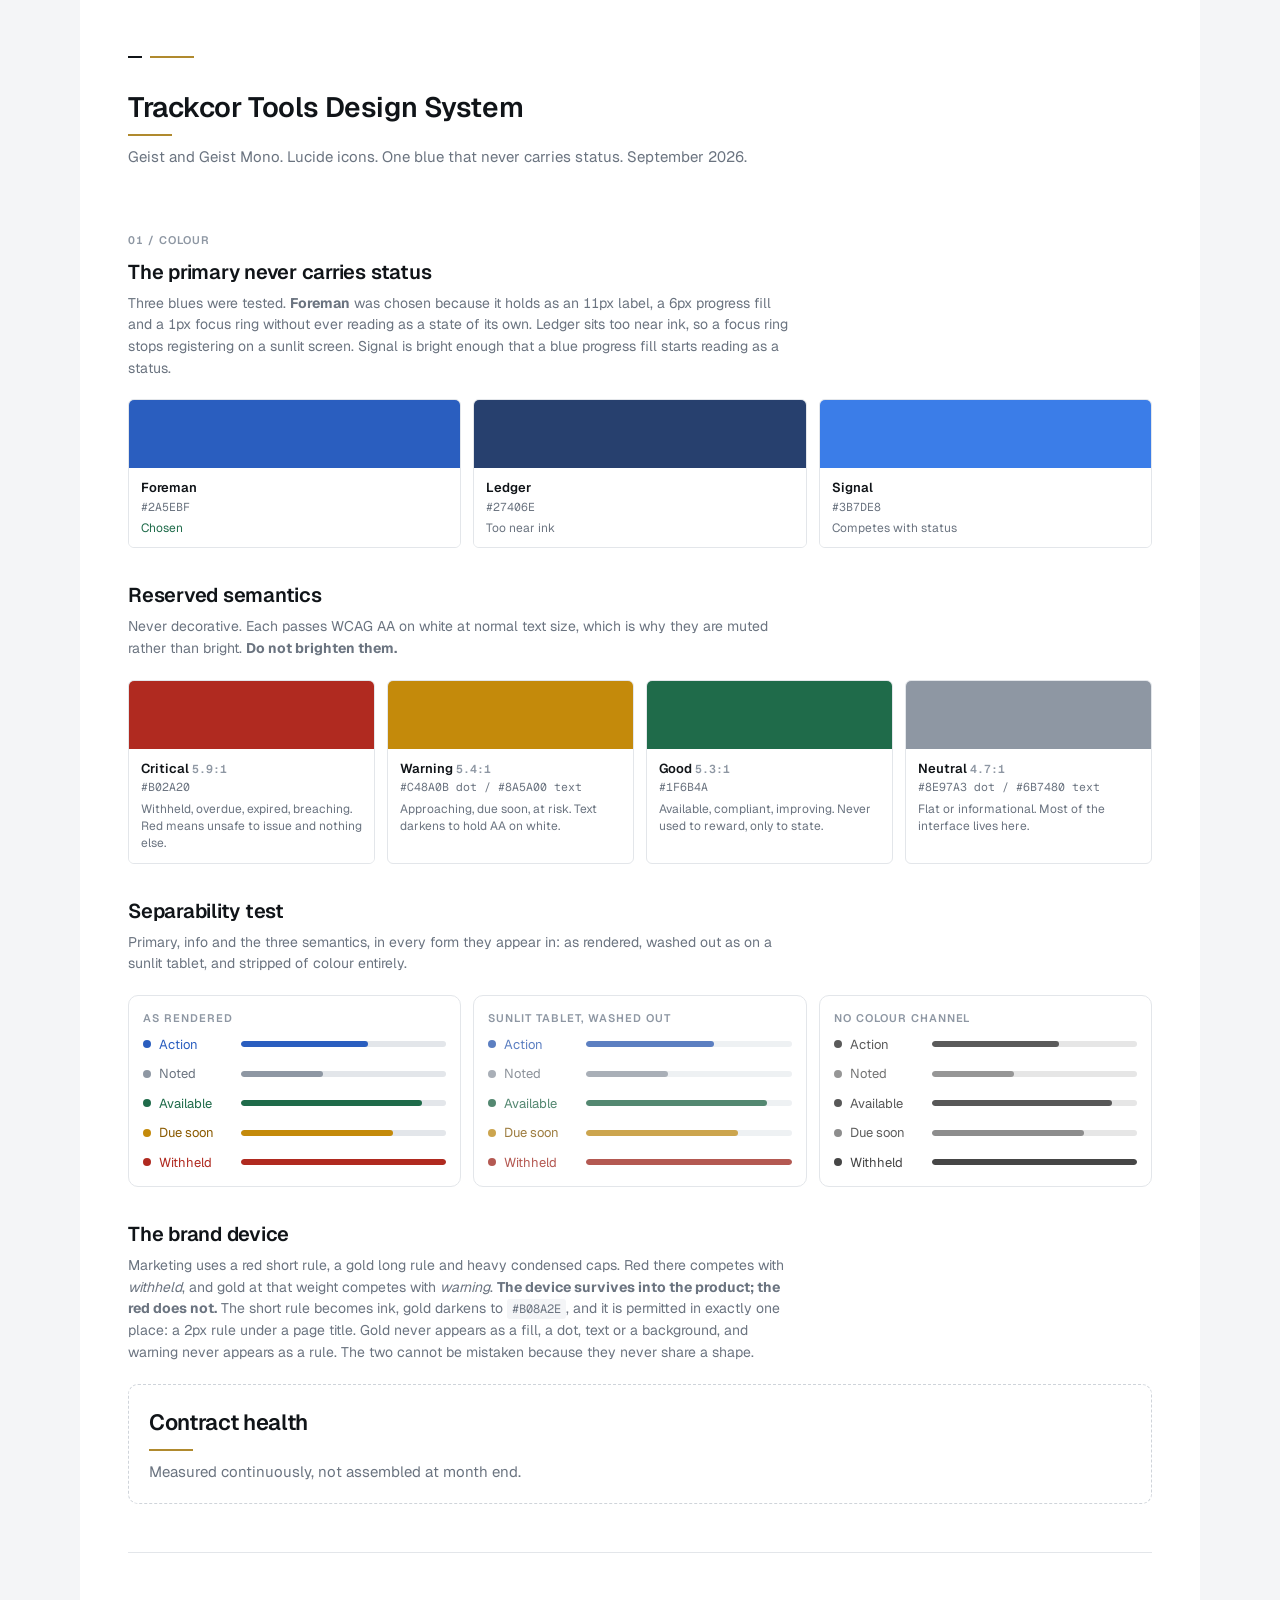
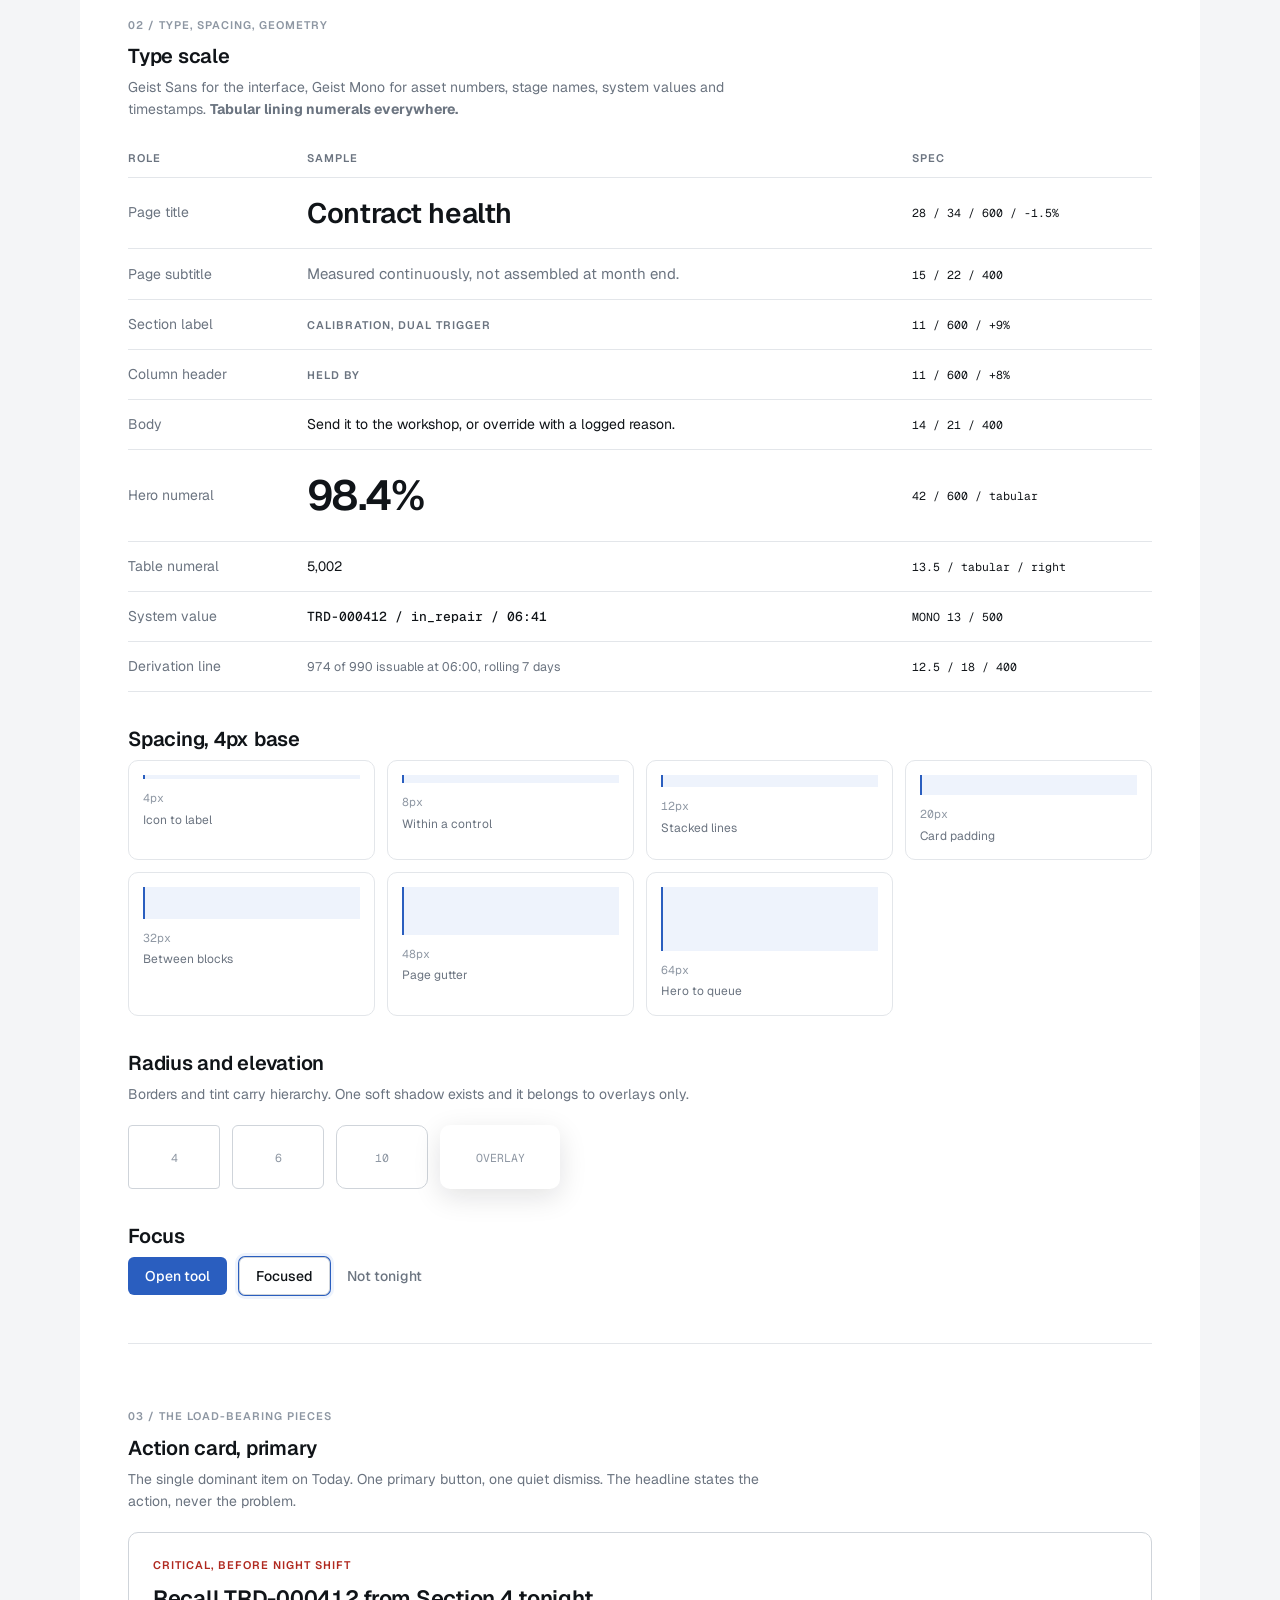
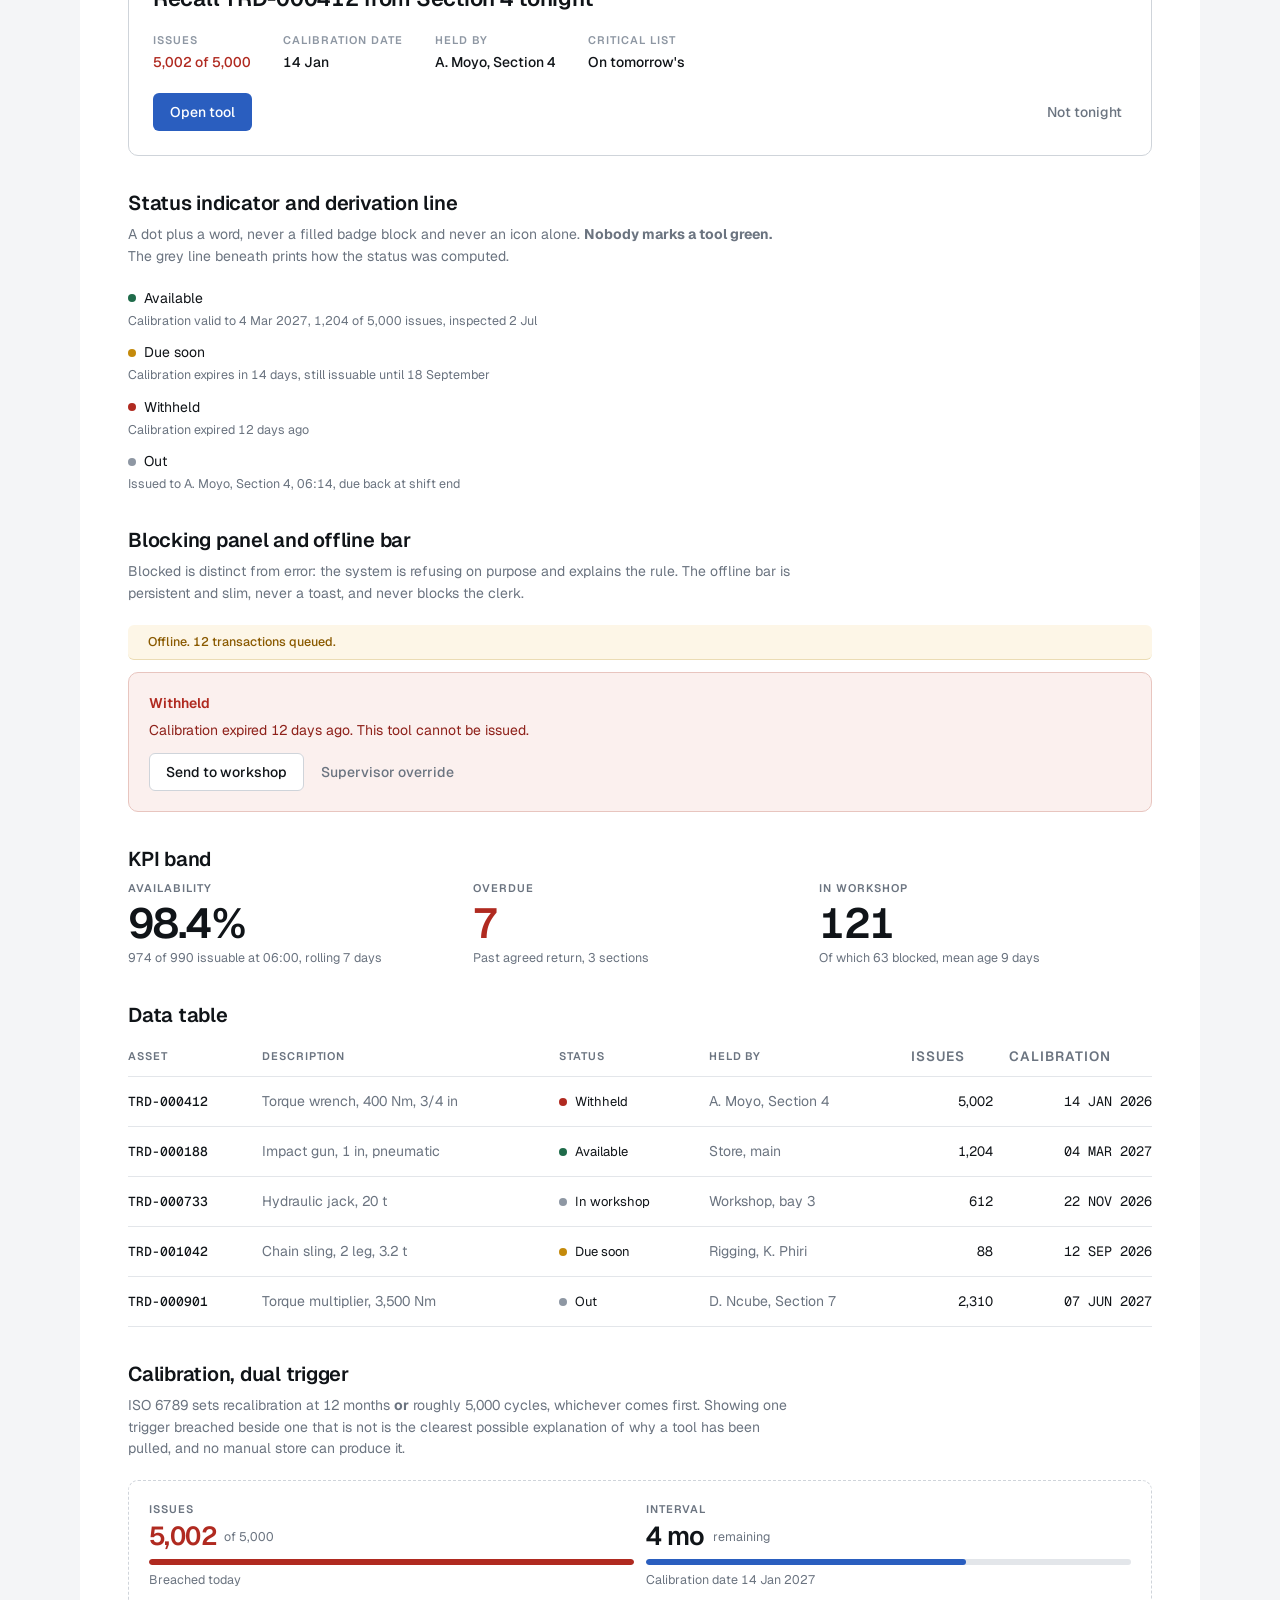
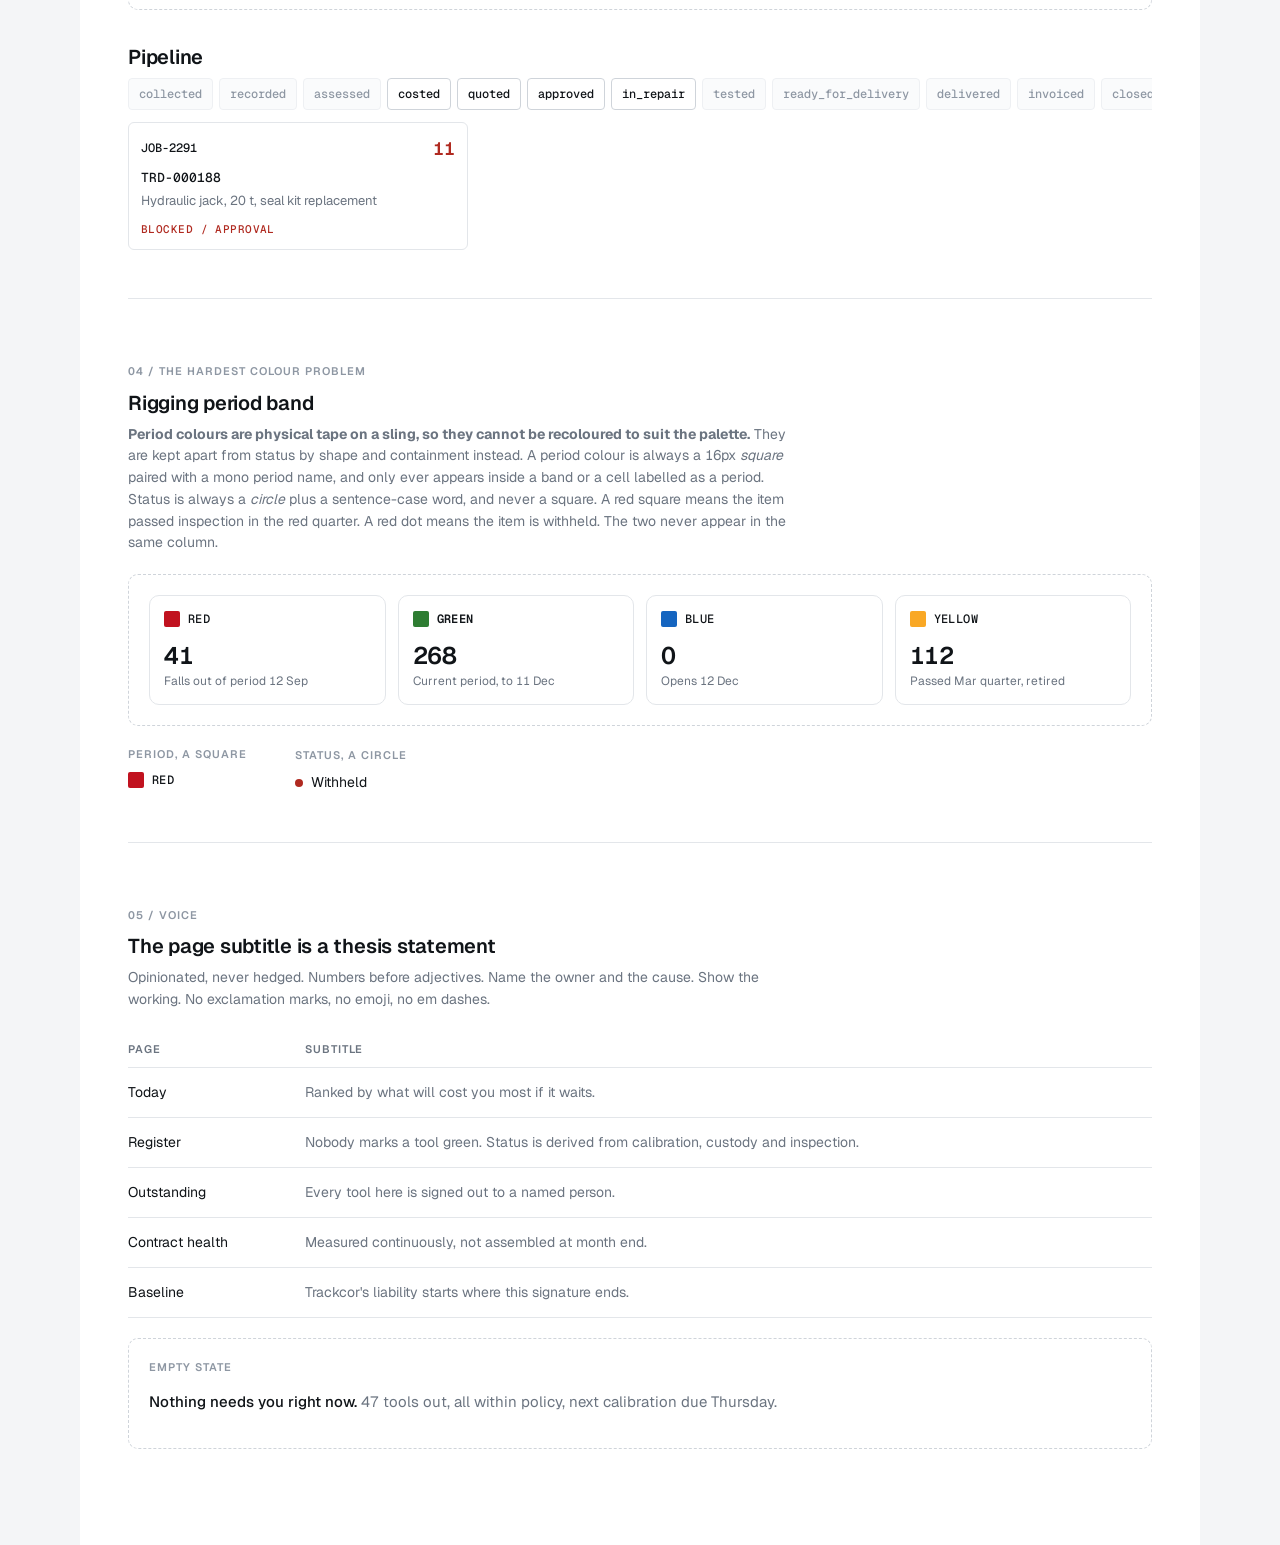
<file: project/tokens.html>
<!DOCTYPE html>
<html lang="en">
<head>
<meta charset="utf-8">
<meta name="viewport" content="width=device-width, initial-scale=1">
<title>Trackcor Tools Design System</title>
<link rel="icon" href="./favicon.svg">
<link rel="preconnect" href="https://fonts.googleapis.com">
<link rel="preconnect" href="https://fonts.gstatic.com" crossorigin>
<link href="https://fonts.googleapis.com/css2?family=Geist:wght@400;500;600;700&family=Geist+Mono:wght@400;500&display=swap" rel="stylesheet">
<link rel="stylesheet" href="./tokens.css">
<link rel="stylesheet" href="./base.css">
<link rel="stylesheet" href="./components.css">
<style>
  body { background: var(--tc-surface-sunk); }
  .page { max-width: 1120px; margin: 0 auto; padding: 56px var(--tc-space-6) 96px; background: var(--tc-canvas); }
  @media (max-width: 720px) { .page { padding: 32px 20px 64px; } }
  section { margin-top: var(--tc-space-7); }
  h2 { font-size: 20px; font-weight: 600; letter-spacing: -0.012em; margin: 0 0 6px; color: var(--tc-ink); }
  .note { color: var(--tc-text); font-size: var(--tc-size-body); max-width: 74ch; margin: 0 0 var(--tc-space-4); line-height: 1.55; }
  .eyebrow { font-size: 11px; font-weight: 600; letter-spacing: var(--tc-track-label); text-transform: uppercase; color: var(--tc-text-muted); margin-bottom: var(--tc-space-2); }
  .grid { display: grid; gap: var(--tc-space-3); }
  .g2 { grid-template-columns: repeat(2, 1fr); }
  .g3 { grid-template-columns: repeat(3, 1fr); }
  .g4 { grid-template-columns: repeat(4, 1fr); }
  @media (max-width: 820px) { .g3, .g4 { grid-template-columns: repeat(2, 1fr); } .g2 { grid-template-columns: 1fr; } }
  @media (max-width: 520px) { .g3, .g4 { grid-template-columns: 1fr; } }
  .sw { border: 1px solid var(--tc-border); border-radius: var(--tc-radius); overflow: hidden; }
  .sw__chip { height: 68px; }
  .sw__meta { padding: 10px 12px; background: var(--tc-canvas); }
  .sw__name { font-size: 13px; font-weight: 600; }
  .sw__hex { font-family: var(--tc-font-mono); font-size: 11.5px; color: var(--tc-text); }
  .sw__use { font-size: 12px; color: var(--tc-text); margin-top: 5px; line-height: 1.45; }
  .row { display: flex; align-items: center; gap: var(--tc-space-3); flex-wrap: wrap; }
  .rule { height: 1px; background: var(--tc-border); margin: var(--tc-space-6) 0 0; }
  .spec { font-family: var(--tc-font-mono); font-size: 11.5px; color: var(--tc-text-muted); }
  .demo { border: 1px dashed var(--tc-border-strong); border-radius: var(--tc-radius-lg); padding: var(--tc-space-4); background: var(--tc-canvas); }
  .stack { display: flex; flex-direction: column; gap: var(--tc-space-3); }
  code { font-family: var(--tc-font-mono); font-size: 12px; background: var(--tc-surface-sunk); padding: 2px 5px; border-radius: 3px; }
</style>
</head>
<body>
<div class="page">

  <header>
    <div class="row" style="gap:8px; margin-bottom: var(--tc-space-5);">
      <div style="width:14px;height:2px;background:var(--tc-rule-short);"></div>
      <div style="width:44px;height:2px;background:var(--tc-gold);"></div>
    </div>
    <h1 class="tc-page-title">Trackcor Tools Design System</h1>
    <div class="tc-page-rule"></div>
    <p class="tc-page-subtitle">Geist and Geist Mono. Lucide icons. One blue that never carries status. September 2026.</p>
  </header>

  <section>
    <div class="eyebrow">01 / Colour</div>
    <h2>The primary never carries status</h2>
    <p class="note">Three blues were tested. <strong>Foreman</strong> was chosen because it holds as an 11px label, a 6px progress fill and a 1px focus ring without ever reading as a state of its own. Ledger sits too near ink, so a focus ring stops registering on a sunlit screen. Signal is bright enough that a blue progress fill starts reading as a status.</p>
    <div class="grid g3">
      <div class="sw"><div class="sw__chip" style="background:#2A5EBF"></div><div class="sw__meta"><div class="sw__name">Foreman</div><div class="sw__hex">#2A5EBF</div><div class="sw__use" style="color:var(--tc-good)">Chosen</div></div></div>
      <div class="sw"><div class="sw__chip" style="background:#27406E"></div><div class="sw__meta"><div class="sw__name">Ledger</div><div class="sw__hex">#27406E</div><div class="sw__use">Too near ink</div></div></div>
      <div class="sw"><div class="sw__chip" style="background:#3B7DE8"></div><div class="sw__meta"><div class="sw__name">Signal</div><div class="sw__hex">#3B7DE8</div><div class="sw__use">Competes with status</div></div></div>
    </div>

    <h2 style="margin-top:var(--tc-space-5)">Reserved semantics</h2>
    <p class="note">Never decorative. Each passes WCAG AA on white at normal text size, which is why they are muted rather than bright. <strong>Do not brighten them.</strong></p>
    <div class="grid g4">
      <div class="sw"><div class="sw__chip" style="background:#B02A20"></div><div class="sw__meta"><div class="sw__name">Critical <span class="spec">5.9:1</span></div><div class="sw__hex">#B02A20</div><div class="sw__use">Withheld, overdue, expired, breaching. Red means unsafe to issue and nothing else.</div></div></div>
      <div class="sw"><div class="sw__chip" style="background:#C48A0B"></div><div class="sw__meta"><div class="sw__name">Warning <span class="spec">5.4:1</span></div><div class="sw__hex">#C48A0B dot / #8A5A00 text</div><div class="sw__use">Approaching, due soon, at risk. Text darkens to hold AA on white.</div></div></div>
      <div class="sw"><div class="sw__chip" style="background:#1F6B4A"></div><div class="sw__meta"><div class="sw__name">Good <span class="spec">5.3:1</span></div><div class="sw__hex">#1F6B4A</div><div class="sw__use">Available, compliant, improving. Never used to reward, only to state.</div></div></div>
      <div class="sw"><div class="sw__chip" style="background:#8E97A3"></div><div class="sw__meta"><div class="sw__name">Neutral <span class="spec">4.7:1</span></div><div class="sw__hex">#8E97A3 dot / #6B7480 text</div><div class="sw__use">Flat or informational. Most of the interface lives here.</div></div></div>
    </div>

    <h2 style="margin-top:var(--tc-space-5)">Separability test</h2>
    <p class="note">Primary, info and the three semantics, in every form they appear in: as rendered, washed out as on a sunlit tablet, and stripped of colour entirely.</p>
    <div class="grid g3" id="tests"></div>

    <h2 style="margin-top:var(--tc-space-5)">The brand device</h2>
    <p class="note">Marketing uses a red short rule, a gold long rule and heavy condensed caps. Red there competes with <em>withheld</em>, and gold at that weight competes with <em>warning</em>. <strong>The device survives into the product; the red does not.</strong> The short rule becomes ink, gold darkens to <code>#B08A2E</code>, and it is permitted in exactly one place: a 2px rule under a page title. Gold never appears as a fill, a dot, text or a background, and warning never appears as a rule. The two cannot be mistaken because they never share a shape.</p>
    <div class="demo">
      <h3 class="tc-page-title" style="font-size:22px">Contract health</h3>
      <div class="tc-page-rule"></div>
      <p class="tc-page-subtitle">Measured continuously, not assembled at month end.</p>
    </div>
  </section>

  <div class="rule"></div>

  <section>
    <div class="eyebrow">02 / Type, spacing, geometry</div>
    <h2>Type scale</h2>
    <p class="note">Geist Sans for the interface, Geist Mono for asset numbers, stage names, system values and timestamps. <strong>Tabular lining numerals everywhere.</strong></p>
    <div class="tc-table-wrap"><table class="tc-table" id="type"></table></div>

    <h2 style="margin-top:var(--tc-space-5)">Spacing, 4px base</h2>
    <div class="grid g4" id="spacing"></div>

    <h2 style="margin-top:var(--tc-space-5)">Radius and elevation</h2>
    <p class="note">Borders and tint carry hierarchy. One soft shadow exists and it belongs to overlays only.</p>
    <div class="row">
      <div style="width:92px;height:64px;border:1px solid var(--tc-border-strong);border-radius:4px;display:grid;place-items:center" class="spec">4</div>
      <div style="width:92px;height:64px;border:1px solid var(--tc-border-strong);border-radius:6px;display:grid;place-items:center" class="spec">6</div>
      <div style="width:92px;height:64px;border:1px solid var(--tc-border-strong);border-radius:10px;display:grid;place-items:center" class="spec">10</div>
      <div style="width:120px;height:64px;border-radius:10px;background:var(--tc-canvas);box-shadow:var(--tc-shadow-overlay);display:grid;place-items:center" class="spec">OVERLAY</div>
    </div>

    <h2 style="margin-top:var(--tc-space-5)">Focus</h2>
    <div class="row">
      <button class="tc-btn">Open tool</button>
      <button class="tc-btn tc-btn--secondary" style="box-shadow:var(--tc-focus-ring)">Focused</button>
      <button class="tc-btn tc-btn--text">Not tonight</button>
    </div>
  </section>

  <div class="rule"></div>

  <section>
    <div class="eyebrow">03 / The load-bearing pieces</div>

    <h2>Action card, primary</h2>
    <p class="note">The single dominant item on Today. One primary button, one quiet dismiss. The headline states the action, never the problem.</p>
    <div class="tc-action">
      <div class="tc-action__eyebrow">Critical, before night shift</div>
      <div class="tc-action__headline">Recall TRD-000412 from Section 4 tonight</div>
      <div class="tc-action__signals" id="signals"></div>
      <div class="row" style="margin-top:var(--tc-space-4); justify-content:space-between">
        <button class="tc-btn">Open tool</button>
        <button class="tc-btn tc-btn--text">Not tonight</button>
      </div>
    </div>

    <h2 style="margin-top:var(--tc-space-5)">Status indicator and derivation line</h2>
    <p class="note">A dot plus a word, never a filled badge block and never an icon alone. <strong>Nobody marks a tool green.</strong> The grey line beneath prints how the status was computed.</p>
    <div class="stack" id="statuses"></div>

    <h2 style="margin-top:var(--tc-space-5)">Blocking panel and offline bar</h2>
    <p class="note">Blocked is distinct from error: the system is refusing on purpose and explains the rule. The offline bar is persistent and slim, never a toast, and never blocks the clerk.</p>
    <div class="tc-offline" style="border-radius:var(--tc-radius);margin-bottom:var(--tc-space-3)">Offline. 12 transactions queued.</div>
    <div class="tc-blocked">
      <div class="tc-blocked__title">Withheld</div>
      <div style="margin-top:6px">Calibration expired 12 days ago. This tool cannot be issued.</div>
      <div class="row" style="margin-top:var(--tc-space-3)">
        <button class="tc-btn tc-btn--secondary">Send to workshop</button>
        <button class="tc-btn tc-btn--text">Supervisor override</button>
      </div>
    </div>

    <h2 style="margin-top:var(--tc-space-5)">KPI band</h2>
    <div class="grid g3" id="kpis"></div>

    <h2 style="margin-top:var(--tc-space-5)">Data table</h2>
    <div class="tc-table-wrap"><table class="tc-table" id="reg"></table></div>

    <h2 style="margin-top:var(--tc-space-5)">Calibration, dual trigger</h2>
    <p class="note">ISO 6789 sets recalibration at 12 months <strong>or</strong> roughly 5,000 cycles, whichever comes first. Showing one trigger breached beside one that is not is the clearest possible explanation of why a tool has been pulled, and no manual store can produce it.</p>
    <div class="demo grid g2">
      <div>
        <div class="tc-kpi__label">Issues</div>
        <div class="row" style="gap:8px;margin:6px 0 8px"><span class="tc-hero" style="font-size:26px;color:var(--tc-critical)">5,002</span><span class="tc-derivation">of 5,000</span></div>
        <div class="tc-bar"><div class="tc-bar__fill tc-bar__fill--critical" style="width:100%"></div></div>
        <div class="tc-derivation" style="margin-top:6px">Breached today</div>
      </div>
      <div>
        <div class="tc-kpi__label">Interval</div>
        <div class="row" style="gap:8px;margin:6px 0 8px"><span class="tc-hero" style="font-size:26px">4 mo</span><span class="tc-derivation">remaining</span></div>
        <div class="tc-bar"><div class="tc-bar__fill" style="width:66%"></div></div>
        <div class="tc-derivation" style="margin-top:6px">Calibration date 14 Jan 2027</div>
      </div>
    </div>

    <h2 style="margin-top:var(--tc-space-5)">Pipeline</h2>
    <div class="tc-table-wrap"><div class="row" style="flex-wrap:nowrap;gap:6px" id="stages"></div></div>
    <div class="tc-pipeline-card" style="margin-top:var(--tc-space-3);max-width:340px">
      <div class="row" style="justify-content:space-between">
        <span class="tc-mono" style="font-size:12px">JOB-2291</span>
        <span class="tc-pipeline-card__age tc-pipeline-card__age--critical">11</span>
      </div>
      <div class="tc-mono" style="margin-top:6px">TRD-000188</div>
      <div style="font-size:13px;color:var(--tc-text);margin-top:4px">Hydraulic jack, 20 t, seal kit replacement</div>
      <div class="tc-pipeline-card__reason" style="margin-top:10px;color:var(--tc-critical)">BLOCKED / APPROVAL</div>
    </div>
  </section>

  <div class="rule"></div>

  <section>
    <div class="eyebrow">04 / The hardest colour problem</div>
    <h2>Rigging period band</h2>
    <p class="note"><strong>Period colours are physical tape on a sling, so they cannot be recoloured to suit the palette.</strong> They are kept apart from status by shape and containment instead. A period colour is always a 16px <em>square</em> paired with a mono period name, and only ever appears inside a band or a cell labelled as a period. Status is always a <em>circle</em> plus a sentence-case word, and never a square. A red square means the item passed inspection in the red quarter. A red dot means the item is withheld. The two never appear in the same column.</p>
    <div class="demo grid g4" id="periods"></div>
    <div class="row" style="margin-top:var(--tc-space-4);gap:var(--tc-space-6)">
      <div><div class="eyebrow">Period, a square</div><div class="tc-period tc-period--red"><span class="tc-period__chip"></span><span class="tc-period__name">RED</span></div></div>
      <div><div class="eyebrow">Status, a circle</div><div class="tc-status tc-status--critical"><span class="tc-status__dot"></span><span class="tc-status__word">Withheld</span></div></div>
    </div>
  </section>

  <div class="rule"></div>

  <section>
    <div class="eyebrow">05 / Voice</div>
    <h2>The page subtitle is a thesis statement</h2>
    <p class="note">Opinionated, never hedged. Numbers before adjectives. Name the owner and the cause. Show the working. No exclamation marks, no emoji, no em dashes.</p>
    <div class="tc-table-wrap"><table class="tc-table" id="subs"></table></div>
    <div class="demo" style="margin-top:var(--tc-space-4)">
      <div class="eyebrow">Empty state</div>
      <p class="tc-empty"><span class="tc-empty__lead">Nothing needs you right now.</span> 47 tools out, all within policy, next calibration due Thursday.</p>
    </div>
  </section>

</div>

<script>
const D = {
  tests: [
    { label: "As rendered", filter: "none" },
    { label: "Sunlit tablet, washed out", filter: "contrast(0.68) brightness(1.22) saturate(0.82)" },
    { label: "No colour channel", filter: "grayscale(1)" }
  ],
  roles: [
    { label: "Primary", word: "Action", dot: "#2A5EBF", text: "#2A5EBF", fill: "62%" },
    { label: "Info", word: "Noted", dot: "#8E97A3", text: "#6B7480", fill: "40%" },
    { label: "Good", word: "Available", dot: "#1F6B4A", text: "#1F6B4A", fill: "88%" },
    { label: "Warning", word: "Due soon", dot: "#C48A0B", text: "#8A5A00", fill: "74%" },
    { label: "Critical", word: "Withheld", dot: "#B02A20", text: "#B02A20", fill: "100%" }
  ],
  type: [
    ["Page title","Contract health","28 / 34 / 600 / -1.5%","font-size:28px;font-weight:600;letter-spacing:-.015em"],
    ["Page subtitle","Measured continuously, not assembled at month end.","15 / 22 / 400","font-size:15px;color:#6B7480"],
    ["Section label","Calibration, dual trigger","11 / 600 / +9%","font-size:11px;font-weight:600;letter-spacing:.09em;text-transform:uppercase;color:#6B7480"],
    ["Column header","Held by","11 / 600 / +8%","font-size:11px;font-weight:600;letter-spacing:.08em;text-transform:uppercase;color:#6B7480"],
    ["Body","Send it to the workshop, or override with a logged reason.","14 / 21 / 400","font-size:14px"],
    ["Hero numeral","98.4%","42 / 600 / tabular","font-size:42px;font-weight:600;letter-spacing:-.02em"],
    ["Table numeral","5,002","13.5 / tabular / right","font-size:13.5px"],
    ["System value","TRD-000412 / in_repair / 06:41","MONO 13 / 500","font-family:'Geist Mono',monospace;font-size:13px;font-weight:500"],
    ["Derivation line","974 of 990 issuable at 06:00, rolling 7 days","12.5 / 18 / 400","font-size:12.5px;color:#6B7480"]
  ],
  spacing: [["4px","Icon to label"],["8px","Within a control"],["12px","Stacked lines"],["20px","Card padding"],["32px","Between blocks"],["48px","Page gutter"],["64px","Hero to queue"]],
  signals: [["Issues","5,002 of 5,000","#B02A20"],["Calibration date","14 Jan","#101418"],["Held by","A. Moyo, Section 4","#101418"],["Critical list","On tomorrow's","#101418"]],
  statuses: [
    ["good","Available","Calibration valid to 4 Mar 2027, 1,204 of 5,000 issues, inspected 2 Jul"],
    ["warning","Due soon","Calibration expires in 14 days, still issuable until 18 September"],
    ["critical","Withheld","Calibration expired 12 days ago"],
    ["neutral","Out","Issued to A. Moyo, Section 4, 06:14, due back at shift end"]
  ],
  kpis: [
    ["Availability","98.4%","974 of 990 issuable at 06:00, rolling 7 days",""],
    ["Overdue","7","Past agreed return, 3 sections","critical"],
    ["In workshop","121","Of which 63 blocked, mean age 9 days",""]
  ],
  rows: [
    ["TRD-000412","Torque wrench, 400 Nm, 3/4 in","critical","Withheld","A. Moyo, Section 4","5,002","14 JAN 2026"],
    ["TRD-000188","Impact gun, 1 in, pneumatic","good","Available","Store, main","1,204","04 MAR 2027"],
    ["TRD-000733","Hydraulic jack, 20 t","neutral","In workshop","Workshop, bay 3","612","22 NOV 2026"],
    ["TRD-001042","Chain sling, 2 leg, 3.2 t","warning","Due soon","Rigging, K. Phiri","88","12 SEP 2026"],
    ["TRD-000901","Torque multiplier, 3,500 Nm","neutral","Out","D. Ncube, Section 7","2,310","07 JUN 2027"]
  ],
  stages: ["collected","recorded","assessed","costed","quoted","approved","in_repair","tested","ready_for_delivery","delivered","invoiced","closed"],
  periods: [
    ["red","RED","41","Falls out of period 12 Sep",false],
    ["green","GREEN","268","Current period, to 11 Dec",true],
    ["blue","BLUE","0","Opens 12 Dec",false],
    ["yellow","YELLOW","112","Passed Mar quarter, retired",false]
  ],
  subs: [
    ["Today","Ranked by what will cost you most if it waits."],
    ["Register","Nobody marks a tool green. Status is derived from calibration, custody and inspection."],
    ["Outstanding","Every tool here is signed out to a named person."],
    ["Contract health","Measured continuously, not assembled at month end."],
    ["Baseline","Trackcor's liability starts where this signature ends."]
  ]
};
const el = id => document.getElementById(id);
const esc = s => String(s).replace(/&/g,'&amp;').replace(/</g,'&lt;');

el('tests').innerHTML = D.tests.map(t => `
  <div class="tc-card" style="padding:14px">
    <div class="eyebrow">${esc(t.label)}</div>
    <div style="filter:${t.filter};display:flex;flex-direction:column;gap:10px">
      ${D.roles.map(r => `<div style="display:flex;align-items:center;gap:8px">
        <span style="width:8px;height:8px;border-radius:50%;background:${r.dot};flex:none"></span>
        <span style="font-size:13px;color:${r.text};min-width:74px">${esc(r.word)}</span>
        <span style="flex:1;height:6px;border-radius:999px;background:#E3E6EA;overflow:hidden"><span style="display:block;height:100%;width:${r.fill};background:${r.dot};border-radius:999px"></span></span>
      </div>`).join('')}
    </div>
  </div>`).join('');

el('type').innerHTML = `<thead><tr><th>Role</th><th>Sample</th><th>Spec</th></tr></thead><tbody>` +
  D.type.map(([role,sample,spec,css]) => `<tr><td style="white-space:nowrap;color:var(--tc-text)">${esc(role)}</td><td><span style="${css}">${esc(sample)}</span></td><td class="spec" style="white-space:nowrap">${esc(spec)}</td></tr>`).join('') + `</tbody>`;

el('spacing').innerHTML = D.spacing.map(([px,use]) => `
  <div class="tc-card" style="padding:14px">
    <div style="height:${px};background:var(--tc-primary-tint);border-left:2px solid var(--tc-primary);margin-bottom:10px"></div>
    <div class="spec">${esc(px)}</div><div class="sw__use">${esc(use)}</div>
  </div>`).join('');

el('signals').innerHTML = D.signals.map(([l,v,c]) => `
  <div><div class="tc-action__signal-label">${esc(l)}</div><div class="tc-action__signal-value" style="color:${c};margin-top:3px">${esc(v)}</div></div>`).join('');

el('statuses').innerHTML = D.statuses.map(([k,w,d]) => `
  <div><div class="tc-status tc-status--${k}"><span class="tc-status__dot"></span><span class="tc-status__word">${esc(w)}</span></div>
  <div class="tc-derivation" style="margin-top:3px">${esc(d)}</div></div>`).join('');

el('kpis').innerHTML = D.kpis.map(([n,v,d,mod]) => `
  <div class="tc-kpi"><div class="tc-kpi__label">${esc(n)}</div>
  <div class="tc-kpi__value ${mod ? 'tc-kpi__value--'+mod : ''}">${esc(v)}</div>
  <div class="tc-kpi__derivation">${esc(d)}</div></div>`).join('');

el('reg').innerHTML = `<thead><tr><th>Asset</th><th>Description</th><th>Status</th><th>Held by</th><th class="num">Issues</th><th class="num">Calibration</th></tr></thead><tbody>` +
  D.rows.map(([a,de,k,w,h,i,c]) => `<tr>
    <td><span class="tc-mono">${esc(a)}</span></td><td style="color:var(--tc-text)">${esc(de)}</td>
    <td><span class="tc-status tc-status--${k}"><span class="tc-status__dot"></span><span class="tc-status__word" style="font-size:13px">${esc(w)}</span></span></td>
    <td style="color:var(--tc-text)">${esc(h)}</td><td class="num">${esc(i)}</td><td class="num spec">${esc(c)}</td></tr>`).join('') + `</tbody>`;

el('stages').innerHTML = D.stages.map((s,i) => `<span class="tc-stage ${i>=3&&i<=6?'tc-stage--active':''}">${esc(s)}</span>`).join('');

el('periods').innerHTML = D.periods.map(([k,n,c,note,cur]) => `
  <div class="tc-card" style="padding:14px">
    <div class="tc-period tc-period--${k} ${cur?'tc-period--current':''}"><span class="tc-period__chip"></span><span class="tc-period__name">${esc(n)}</span></div>
    <div class="tc-hero" style="font-size:24px;margin-top:10px">${esc(c)}</div>
    <div class="sw__use">${esc(note)}</div>
  </div>`).join('');

el('subs').innerHTML = `<thead><tr><th>Page</th><th>Subtitle</th></tr></thead><tbody>` +
  D.subs.map(([p,t]) => `<tr><td style="white-space:nowrap">${esc(p)}</td><td style="color:var(--tc-text)">${esc(t)}</td></tr>`).join('') + `</tbody>`;
</script>
</body>
</html>
</file>
<file: project/tokens.css>
/* ==========================================================================
   Trackcor Tools — design tokens
   Source of truth. Vendored into tools/src/styles.scss in the Angular app.
   Generated from the Claude Design canvas, September 2026.

   Two rules govern everything below:
   1. The primary blue never carries status meaning.
   2. Semantic colour and rigging period colour are separated by SHAPE,
      not by hue. See --tc-period-* at the bottom.
   ========================================================================== */

:root {
  /* --- Primary -----------------------------------------------------------
     "Foreman" blue. Institutional, slightly cool, reads as infrastructure.
     Holds as an 11px label, a 6px progress fill and a 1px focus ring.
     Rejected: #27406E (too near ink, focus ring stops registering in sun)
               #3B7DE8 (bright enough that a blue fill reads as a status)   */
  --tc-primary:        #2A5EBF;
  --tc-primary-dark:   #1E4899;
  --tc-primary-tint:   #EEF3FC;
  --tc-primary-edge:   #E9EDF3;

  /* --- The company mark --------------------------------------------------
     Trackcor Africa's charcoal (brand pack, October 2026), for the hammer
     head. The handle takes --tc-primary: in the product red means withheld,
     so the brand red never appears in Tools. See brand/README.md.         */
  --tc-brand-ink:      #231F20;

  /* --- Reserved semantics ------------------------------------------------
     Never decorative. Each passes WCAG AA on white at normal text size.
     Do not brighten them.                                                  */
  --tc-critical:       #B02A20;  /* dot + text, 5.9:1 — withheld, overdue, expired, breaching */
  --tc-critical-tint:  #FBF0EE;
  --tc-critical-edge:  #E8C5BF;
  --tc-critical-deep:  #8E211A;

  --tc-warning-dot:    #C48A0B;  /* dot only */
  --tc-warning:        #8A5A00;  /* text darkens to hold AA on white, 5.4:1 */
  --tc-warning-tint:   #FDF6E7;
  --tc-warning-edge:   #EBDCB4;

  --tc-good:           #1F6B4A;  /* 5.3:1 — available, compliant, improving. States, never rewards */
  --tc-good-tint:      #EDF5F0;

  --tc-neutral-dot:    #8E97A3;
  --tc-neutral:        #6B7480;  /* 4.7:1 — flat or informational. Most of the interface lives here */
  --tc-neutral-tint:   #F4F5F7;

  /* --- Ink and text ------------------------------------------------------ */
  --tc-ink:            #101418;  /* body copy, values, page titles */
  --tc-text-strong:    #3A424C;  /* nav at rest, secondary emphasis */
  --tc-text:           #6B7480;  /* supporting copy, derivation lines */
  --tc-text-muted:     #8E97A3;  /* column headers, labels, metadata */
  --tc-text-faint:     #B4BBC4;

  /* --- Surfaces and borders ---------------------------------------------- */
  --tc-canvas:         #FFFFFF;
  --tc-surface:        #FBFCFD;
  --tc-surface-raised: #FAFBFC;
  --tc-surface-sunk:   #F4F5F7;
  --tc-surface-panel:  #F2F4F6;

  --tc-border:         #E3E6EA;  /* table rules, dividers, card edges */
  --tc-border-strong:  #CFD4DA;  /* active or emphasised edges */
  --tc-border-light:   #EEF0F3;  /* inactive pipeline stages, faint separation */

  /* --- Brand ------------------------------------------------------------
     The device survives; the red does not. Red competes with withheld and
     gold at marketing weight competes with warning. In the product the
     short rule becomes ink and gold darkens.

     --tc-gold is permitted in EXACTLY ONE PLACE: a 2px rule under a page
     title. Never a fill, a dot, text or a background. Warning never appears
     as a rule. The two cannot be mistaken because they never share a shape. */
  --tc-rule-short:     #101418;
  --tc-gold:           #B08A2E;

  /* --- Type -------------------------------------------------------------- */
  --tc-font:           Geist, ui-sans-serif, system-ui, -apple-system, "Segoe UI", sans-serif;
  --tc-font-mono:      "Geist Mono", ui-monospace, SFMono-Regular, Menlo, monospace;

  --tc-size-page-title:    28px;
  --tc-size-page-subtitle: 15px;
  --tc-size-section-label: 11px;
  --tc-size-column-header: 11px;
  --tc-size-body:          14px;
  --tc-size-hero:          42px;
  --tc-size-table-num:     13.5px;
  --tc-size-system-value:  13px;
  --tc-size-derivation:    12.5px;

  --tc-track-title:    -0.015em;
  --tc-track-hero:     -0.02em;
  --tc-track-label:    0.09em;
  --tc-track-column:   0.08em;

  /* --- Spacing, 4px base ------------------------------------------------- */
  --tc-space-1:  4px;   /* icon to label */
  --tc-space-2:  8px;   /* within a control */
  --tc-space-3:  12px;  /* stacked lines */
  --tc-space-4:  20px;  /* card padding */
  --tc-space-5:  32px;  /* between blocks */
  --tc-space-6:  48px;  /* page gutter */
  --tc-space-7:  64px;  /* hero to queue */

  /* --- Radius and elevation ---------------------------------------------
     Borders and tint carry hierarchy. One soft shadow exists and it
     belongs to overlays only.                                              */
  --tc-radius-sm: 4px;
  --tc-radius:    6px;
  --tc-radius-lg: 10px;
  --tc-shadow-overlay: 0 8px 28px rgba(16, 20, 24, 0.12);

  /* --- Focus ------------------------------------------------------------- */
  --tc-focus-ring: 0 0 0 1px var(--tc-primary), 0 0 0 4px var(--tc-primary-tint);

  /* --- Rigging period colours -------------------------------------------
     A SEPARATE VOCABULARY from the semantics above. These are physical
     tape on a sling, so they cannot be recoloured to suit the palette.
     They are kept apart from status by shape and containment instead:

       Period colour  = 16px SQUARE + a mono period name, only ever inside
                        a band or a cell labelled as a period.
       Status         = CIRCLE + a sentence-case word. Never a square.

     A red square means the item passed inspection in the red quarter.
     A red dot means the item is withheld. They never share a column.      */
  --tc-period-red:    #C1121F;
  --tc-period-green:  #2E7D32;
  --tc-period-blue:   #1565C0;
  --tc-period-yellow: #F9A825;
}
</file>
<file: project/base.css>
/* Trackcor Tools — reset, typography and page scaffolding. Load after tokens.css. */

*, *::before, *::after { box-sizing: border-box; }

html, body { margin: 0; padding: 0; }

body {
  background: var(--tc-canvas);
  color: var(--tc-ink);
  font-family: var(--tc-font);
  font-size: var(--tc-size-body);
  line-height: 1.5;
  font-variant-numeric: tabular-nums lining-nums;  /* every number, everywhere */
  -webkit-font-smoothing: antialiased;
}

a { color: var(--tc-primary); text-decoration: none; }
a:hover { color: var(--tc-primary-dark); text-decoration: underline; }

::selection { background: var(--tc-primary-tint); }

:focus-visible {
  outline: none;
  box-shadow: var(--tc-focus-ring);
  border-radius: var(--tc-radius-sm);
}

svg.lucide { stroke-width: 1.75; }

/* --- Type roles --------------------------------------------------------- */

.tc-page-title {
  font-size: var(--tc-size-page-title);
  line-height: 34px;
  font-weight: 600;
  letter-spacing: var(--tc-track-title);
  color: var(--tc-ink);
  margin: 0;
}

/* The one permitted appearance of gold in the product. 2px, under a page
   title, never anywhere else. Warning never appears as a rule. */
.tc-page-rule {
  width: 44px;
  height: 2px;
  background: var(--tc-gold);
  margin: 10px 0 0;
}

.tc-page-subtitle {
  font-size: var(--tc-size-page-subtitle);
  line-height: 22px;
  font-weight: 400;
  color: var(--tc-text);
  margin: 10px 0 0;
}

.tc-section-label {
  font-size: var(--tc-size-section-label);
  font-weight: 600;
  letter-spacing: var(--tc-track-label);
  text-transform: uppercase;
  color: var(--tc-text);
}

.tc-hero {
  font-size: var(--tc-size-hero);
  font-weight: 600;
  letter-spacing: var(--tc-track-hero);
  color: var(--tc-ink);
  font-variant-numeric: tabular-nums lining-nums;
  line-height: 1.05;
}

/* Grey line beneath a derived value explaining how it was computed.
   Used constantly: status is derived, never typed. */
.tc-derivation {
  font-size: var(--tc-size-derivation);
  line-height: 18px;
  font-weight: 400;
  color: var(--tc-text);
}

.tc-mono {
  font-family: var(--tc-font-mono);
  font-size: var(--tc-size-system-value);
  font-weight: 500;
}

.num {
  font-variant-numeric: tabular-nums lining-nums;
  text-align: right;
}
</file>
<file: project/components.css>
/* Trackcor Tools — tc-* component classes. Load after tokens.css and base.css.
   Mirrors FarmAIr's fa-* structure. No component library in feature screens. */

/* --- Card --------------------------------------------------------------- */
.tc-card {
  background: var(--tc-canvas);
  border: 1px solid var(--tc-border);
  border-radius: var(--tc-radius-lg);
  padding: var(--tc-space-4);
}
.tc-card--sunk { background: var(--tc-surface-raised); }

/* --- Status indicator ---------------------------------------------------
   Dot plus word. NEVER a filled badge block, never an icon alone.
   The dot is a CIRCLE, which is what separates it from a period square. */
.tc-status { display: inline-flex; align-items: center; gap: var(--tc-space-2); }
.tc-status__dot { width: 8px; height: 8px; border-radius: 50%; flex: none; }
.tc-status__word { font-size: var(--tc-size-body); color: var(--tc-ink); }

.tc-status--good     .tc-status__dot { background: var(--tc-good); }
.tc-status--warning  .tc-status__dot { background: var(--tc-warning-dot); }
.tc-status--critical .tc-status__dot { background: var(--tc-critical); }
.tc-status--neutral  .tc-status__dot { background: var(--tc-neutral-dot); }

/* --- Buttons ------------------------------------------------------------ */
.tc-btn {
  display: inline-flex; align-items: center; justify-content: center; gap: var(--tc-space-2);
  font-family: var(--tc-font); font-size: var(--tc-size-body); font-weight: 500;
  padding: 9px 16px; min-height: 38px;
  border-radius: var(--tc-radius); border: 1px solid transparent;
  background: var(--tc-primary); color: #fff; cursor: pointer;
}
.tc-btn:hover { background: var(--tc-primary-dark); }
.tc-btn--secondary { background: var(--tc-canvas); color: var(--tc-ink); border-color: var(--tc-border-strong); }
.tc-btn--secondary:hover { background: var(--tc-surface-sunk); }
.tc-btn--text { background: none; color: var(--tc-text); padding: 9px 4px; }
.tc-btn--text:hover { color: var(--tc-ink); background: none; }
.tc-btn--counter { min-height: 48px; font-size: 15px; padding: 12px 20px; }  /* 48px targets at the counter */

/* --- Table --------------------------------------------------------------
   No vertical rules. Thin horizontal separators. Generous rows. */
.tc-table { width: 100%; border-collapse: collapse; }
.tc-table th {
  text-align: left; padding: 10px 16px 10px 0;
  font-size: var(--tc-size-column-header); font-weight: 600;
  letter-spacing: var(--tc-track-column); text-transform: uppercase;
  color: var(--tc-text); border-bottom: 1px solid var(--tc-border);
}
.tc-table td {
  padding: 14px 16px 14px 0; border-bottom: 1px solid var(--tc-border);
  color: var(--tc-ink); vertical-align: middle;
}
.tc-table th:last-child, .tc-table td:last-child { padding-right: 0; }
.tc-table tbody tr:hover { background: var(--tc-surface-raised); }
.tc-table .num { font-size: var(--tc-size-table-num); }
.tc-table .t-sub { color: var(--tc-text); font-size: var(--tc-size-derivation); }
.tc-table-wrap { overflow-x: auto; }   /* wide tables scroll here, never the page */

/* --- KPI band ----------------------------------------------------------- */
.tc-kpi { display: flex; flex-direction: column; gap: var(--tc-space-1); }
.tc-kpi__label {
  font-size: var(--tc-size-section-label); font-weight: 600;
  letter-spacing: var(--tc-track-label); text-transform: uppercase; color: var(--tc-text);
}
.tc-kpi__value { font-size: var(--tc-size-hero); font-weight: 600; letter-spacing: var(--tc-track-hero); line-height: 1.05; }
.tc-kpi__value--critical { color: var(--tc-critical); }
.tc-kpi__derivation { font-size: var(--tc-size-derivation); color: var(--tc-text); }

/* --- Action card, primary ----------------------------------------------
   The one dominant item on Today. One primary button, one quiet dismiss. */
.tc-action {
  background: var(--tc-canvas); border: 1px solid var(--tc-border-strong);
  border-radius: var(--tc-radius-lg); padding: 24px;
}
.tc-action__eyebrow {
  font-size: var(--tc-size-section-label); font-weight: 600;
  letter-spacing: var(--tc-track-label); text-transform: uppercase; color: var(--tc-critical);
}
.tc-action__headline {
  font-size: 22px; font-weight: 600; letter-spacing: -0.012em;
  color: var(--tc-ink); margin: 10px 0 0; line-height: 1.3;
}
.tc-action__signals { display: flex; flex-wrap: wrap; gap: var(--tc-space-5); margin-top: var(--tc-space-4); }
.tc-action__signal-label {
  font-size: var(--tc-size-section-label); font-weight: 600;
  letter-spacing: var(--tc-track-label); text-transform: uppercase; color: var(--tc-text-muted);
}
.tc-action__signal-value { font-size: var(--tc-size-body); font-weight: 500; }

/* --- Action row --------------------------------------------------------- */
.tc-action-row {
  display: flex; align-items: center; gap: var(--tc-space-3);
  padding: var(--tc-space-3) 0; border-bottom: 1px solid var(--tc-border);
  cursor: pointer;                     /* the whole row is the target, no buttons inside */
}
.tc-action-row:hover { background: var(--tc-surface-raised); }

/* --- Blocking panel -----------------------------------------------------
   The system refusing on purpose. Distinct from an error. */
.tc-blocked {
  background: var(--tc-critical-tint); border: 1px solid var(--tc-critical-edge);
  border-radius: var(--tc-radius-lg); padding: var(--tc-space-4);
  color: var(--tc-critical-deep);
}
.tc-blocked__title { font-weight: 600; color: var(--tc-critical); }

/* --- Offline bar --------------------------------------------------------
   Persistent and slim. Never a toast. Never blocks the clerk. */
.tc-offline {
  display: flex; align-items: center; gap: var(--tc-space-2);
  background: var(--tc-warning-tint); border-bottom: 1px solid var(--tc-warning-edge);
  color: var(--tc-warning); padding: 8px var(--tc-space-4);
  font-size: var(--tc-size-derivation); font-weight: 500;
}

/* --- Tag ---------------------------------------------------------------- */
.tc-tag {
  display: inline-flex; align-items: center; gap: 6px;
  font-size: 11px; font-weight: 600; letter-spacing: var(--tc-track-column);
  text-transform: uppercase; padding: 4px 8px; border-radius: var(--tc-radius-sm);
  background: var(--tc-neutral-tint); color: var(--tc-text);
}
.tc-tag--critical { background: var(--tc-critical-tint); color: var(--tc-critical); }
.tc-tag--warning  { background: var(--tc-warning-tint);  color: var(--tc-warning); }
.tc-tag--good     { background: var(--tc-good-tint);     color: var(--tc-good); }

/* --- Progress bar, and the dual-trigger treatment ----------------------- */
.tc-bar { height: 6px; border-radius: 999px; background: var(--tc-border); overflow: hidden; }
.tc-bar__fill { height: 100%; background: var(--tc-primary); border-radius: 999px; }
.tc-bar__fill--critical { background: var(--tc-critical); }
.tc-bar__fill--warning  { background: var(--tc-warning-dot); }

/* --- Pipeline ----------------------------------------------------------- */
.tc-stage {
  font-family: var(--tc-font-mono); font-size: 12px; font-weight: 500; white-space: nowrap;
  padding: 6px 10px; border-radius: var(--tc-radius-sm);
  background: var(--tc-surface-raised); border: 1px solid var(--tc-border-light); color: var(--tc-text-muted);
}
.tc-stage--active { background: var(--tc-canvas); border-color: var(--tc-border-strong); color: var(--tc-ink); }

.tc-pipeline-card {
  background: var(--tc-canvas); border: 1px solid var(--tc-border);
  border-radius: var(--tc-radius); padding: var(--tc-space-3);
}
.tc-pipeline-card__age { font-size: 18px; font-weight: 600; color: var(--tc-text-strong); }
.tc-pipeline-card__age--critical { color: var(--tc-critical); }
.tc-pipeline-card__reason {
  font-family: var(--tc-font-mono); font-size: 11px; font-weight: 500;
  letter-spacing: 0.04em; color: var(--tc-text-muted);
}

/* --- Rigging period band ------------------------------------------------
   A period colour is ALWAYS a 16px square paired with a mono period name,
   and only ever appears inside a band or a cell labelled as a period.
   Never a circle. That is what keeps it apart from status. */
.tc-period { display: inline-flex; align-items: center; gap: var(--tc-space-2); }
.tc-period__chip { width: 16px; height: 16px; border-radius: 2px; flex: none; }
.tc-period__name { font-family: var(--tc-font-mono); font-size: 12px; font-weight: 500; letter-spacing: 0.04em; }
.tc-period--red    .tc-period__chip { background: var(--tc-period-red); }
.tc-period--green  .tc-period__chip { background: var(--tc-period-green); }
.tc-period--blue   .tc-period__chip { background: var(--tc-period-blue); }
.tc-period--yellow .tc-period__chip { background: var(--tc-period-yellow); }
.tc-period--current .tc-period__name { color: var(--tc-ink); font-weight: 600; }

/* --- Nav ---------------------------------------------------------------- */
.tc-nav-item {
  display: flex; align-items: center; gap: var(--tc-space-3);
  padding: 9px var(--tc-space-3); border-radius: var(--tc-radius);
  color: var(--tc-text-strong); font-size: var(--tc-size-body); cursor: pointer;
}
.tc-nav-item:hover { background: var(--tc-surface-sunk); }
.tc-nav-item--active { background: var(--tc-primary-tint); color: var(--tc-primary); font-weight: 600; }
.tc-nav-item__count { margin-left: auto; font-size: var(--tc-size-derivation); color: var(--tc-text-muted); }

/* --- Form fields -------------------------------------------------------- */
.tc-input, .tc-select {
  width: 100%; font-family: var(--tc-font); font-size: var(--tc-size-body);
  padding: 9px 12px; min-height: 38px;
  border: 1px solid var(--tc-border-strong); border-radius: var(--tc-radius);
  background: var(--tc-canvas); color: var(--tc-ink);
}
.tc-label {
  display: block; margin-bottom: 6px;
  font-size: var(--tc-size-section-label); font-weight: 600;
  letter-spacing: var(--tc-track-label); text-transform: uppercase; color: var(--tc-text);
}

/* --- Empty state --------------------------------------------------------
   A confident full sentence with context. Never a shrug, never an illustration. */
.tc-empty { color: var(--tc-text); font-size: var(--tc-size-page-subtitle); line-height: 22px; }
.tc-empty__lead { color: var(--tc-ink); font-weight: 500; }
/* --- Eyebrow -------------------------------------------------------------
   Small-caps label above a heading or a value. The same treatment as a
   section label, named for its position rather than its role. */
.tc-eyebrow {
  font-size: var(--tc-size-section-label);
  font-weight: 600;
  letter-spacing: var(--tc-track-label);
  text-transform: uppercase;
  color: var(--tc-text-muted);
}

/* --- Spinner -------------------------------------------------------------
   For in-button and action states only. Content loading uses skeleton rows,
   never a spinner: a spinner on page load tells the user nothing about what
   is arriving. Sized to sit on a 38px button without shifting it. */
.tc-spinner {
  display: inline-block;
  width: 14px;
  height: 14px;
  border: 2px solid currentColor;
  border-right-color: transparent;
  border-radius: 50%;
  animation: tc-spin 0.7s linear infinite;
  vertical-align: -2px;
}
.tc-spinner--lg { width: 20px; height: 20px; border-width: 2.5px; }

@keyframes tc-spin {
  to { transform: rotate(360deg); }
}

@media (prefers-reduced-motion: reduce) {
  .tc-spinner { animation-duration: 2s; }
}
</file>
